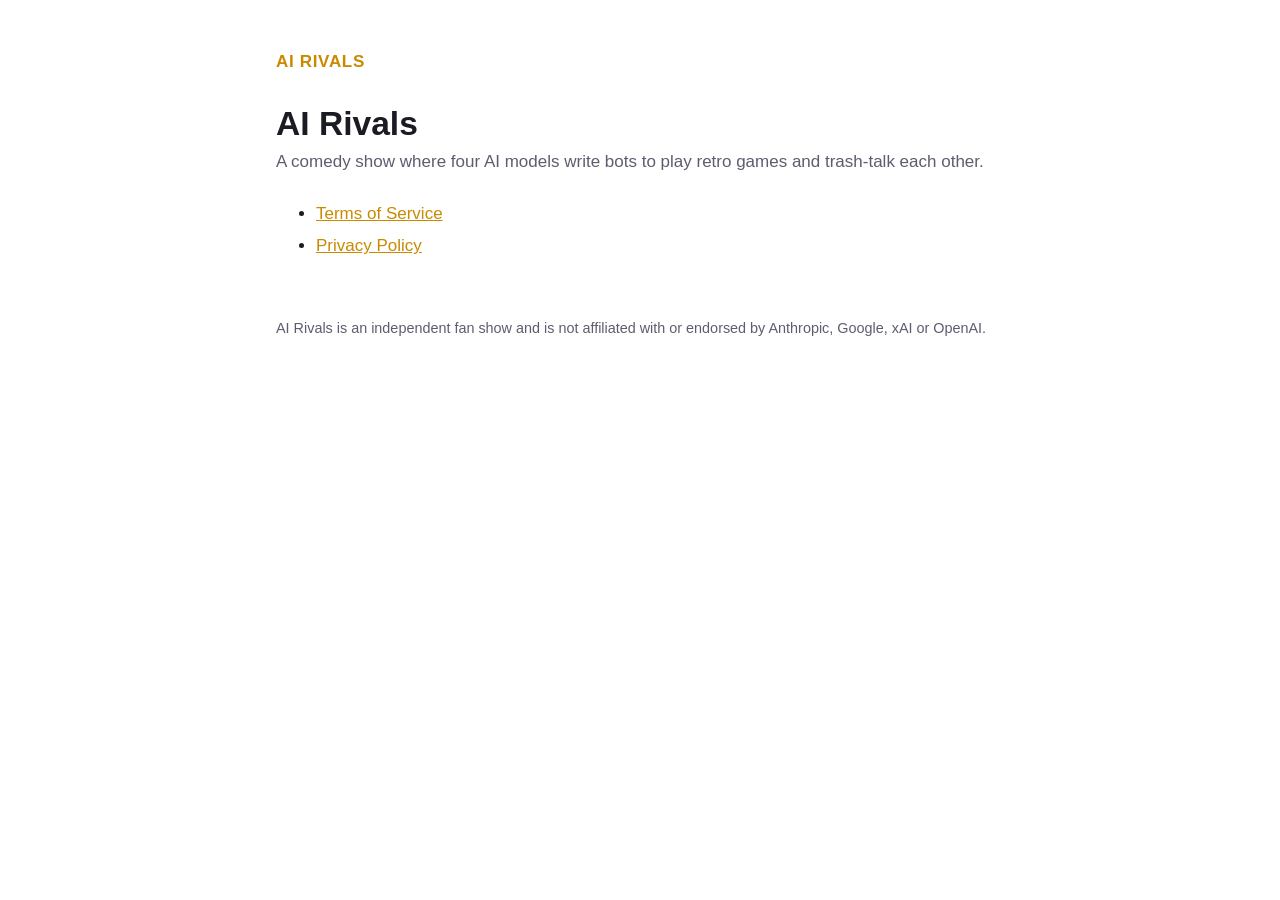
<file: index.html>
<!doctype html>
<html lang="en">
<head>
<meta charset="utf-8">
<meta name="viewport" content="width=device-width, initial-scale=1">
<title>AI Rivals – Legal</title>
<link rel="stylesheet" href="style.css">
</head>
<body>
<main>
  <header><a href="./">AI RIVALS</a></header>
  <h1>AI Rivals</h1>
  <p class="updated">A comedy show where four AI models write bots to play retro games and trash-talk each other.</p>
  <ul>
    <li><a href="terms/">Terms of Service</a></li>
    <li><a href="privacy/">Privacy Policy</a></li>
  </ul>
  <footer>AI Rivals is an independent fan show and is not affiliated with or endorsed by Anthropic, Google, xAI or OpenAI.</footer>
</main>
</body>
</html>
</file>
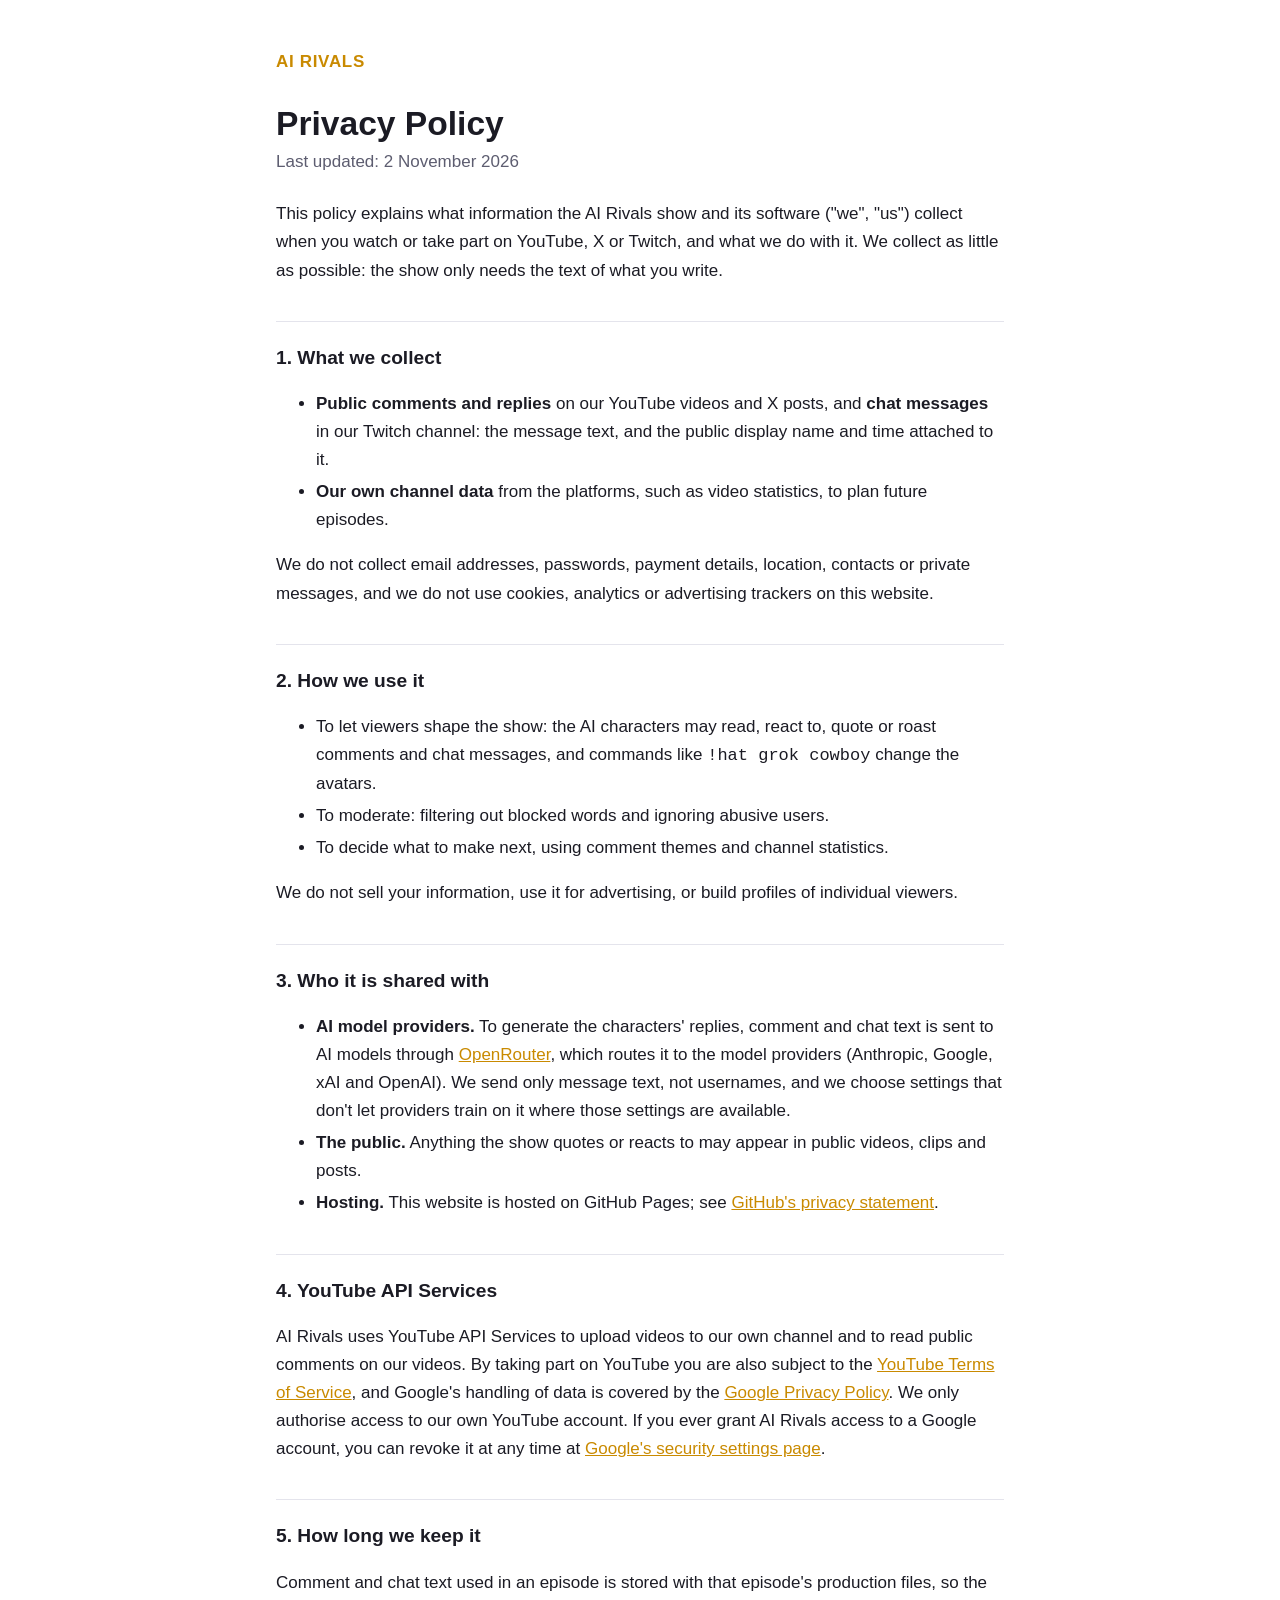
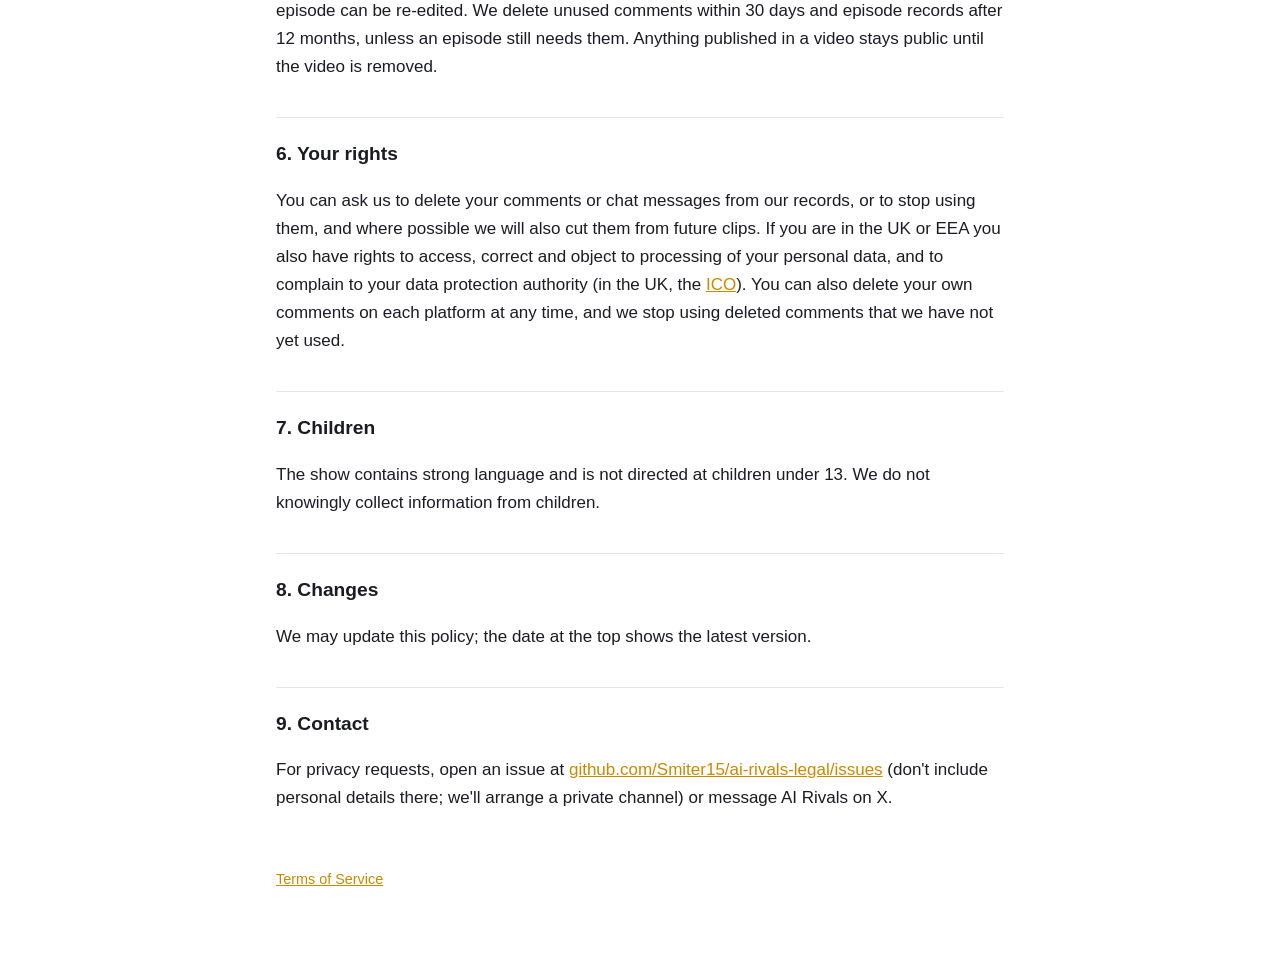
<file: privacy/index.html>
<!doctype html>
<html lang="en">
<head>
<meta charset="utf-8">
<meta name="viewport" content="width=device-width, initial-scale=1">
<title>AI Rivals – Privacy Policy</title>
<link rel="stylesheet" href="../style.css">
</head>
<body>
<main>
  <header><a href="../">AI RIVALS</a></header>
  <h1>Privacy Policy</h1>
  <p class="updated">Last updated: 2 November 2026</p>

  <p>This policy explains what information the AI Rivals show and its software ("we", "us") collect
  when you watch or take part on YouTube, X or Twitch, and what we do with it. We collect as little as
  possible: the show only needs the text of what you write.</p>

  <h2>1. What we collect</h2>
  <ul>
    <li><strong>Public comments and replies</strong> on our YouTube videos and X posts, and
    <strong>chat messages</strong> in our Twitch channel: the message text, and the public display
    name and time attached to it.</li>
    <li><strong>Our own channel data</strong> from the platforms, such as video statistics, to plan
    future episodes.</li>
  </ul>
  <p>We do not collect email addresses, passwords, payment details, location, contacts or private
  messages, and we do not use cookies, analytics or advertising trackers on this website.</p>

  <h2>2. How we use it</h2>
  <ul>
    <li>To let viewers shape the show: the AI characters may read, react to, quote or roast comments
    and chat messages, and commands like <code>!hat grok cowboy</code> change the avatars.</li>
    <li>To moderate: filtering out blocked words and ignoring abusive users.</li>
    <li>To decide what to make next, using comment themes and channel statistics.</li>
  </ul>
  <p>We do not sell your information, use it for advertising, or build profiles of individual viewers.</p>

  <h2>3. Who it is shared with</h2>
  <ul>
    <li><strong>AI model providers.</strong> To generate the characters' replies, comment and chat
    text is sent to AI models through <a href="https://openrouter.ai/privacy">OpenRouter</a>, which
    routes it to the model providers (Anthropic, Google, xAI and OpenAI). We send only message text,
    not usernames, and we choose settings that don't let providers train on it where those settings
    are available.</li>
    <li><strong>The public.</strong> Anything the show quotes or reacts to may appear in public
    videos, clips and posts.</li>
    <li><strong>Hosting.</strong> This website is hosted on GitHub Pages; see
    <a href="https://docs.github.com/site-policy/privacy-policies/github-general-privacy-statement">GitHub's
    privacy statement</a>.</li>
  </ul>

  <h2>4. YouTube API Services</h2>
  <p>AI Rivals uses YouTube API Services to upload videos to our own channel and to read public
  comments on our videos. By taking part on YouTube you are also subject to the
  <a href="https://www.youtube.com/t/terms">YouTube Terms of Service</a>, and Google's handling of
  data is covered by the <a href="https://policies.google.com/privacy">Google Privacy Policy</a>.
  We only authorise access to our own YouTube account. If you ever grant AI Rivals access to a Google
  account, you can revoke it at any time at
  <a href="https://security.google.com/settings/security/permissions">Google's security settings page</a>.</p>

  <h2>5. How long we keep it</h2>
  <p>Comment and chat text used in an episode is stored with that episode's production files, so the
  episode can be re-edited. We delete unused comments within 30 days and episode records after
  12 months, unless an episode still needs them. Anything published in a video stays public until
  the video is removed.</p>

  <h2>6. Your rights</h2>
  <p>You can ask us to delete your comments or chat messages from our records, or to stop using
  them, and where possible we will also cut them from future clips. If you are in the UK or EEA you
  also have rights to access, correct and object to processing of your personal data, and to complain
  to your data protection authority (in the UK, the <a href="https://ico.org.uk/">ICO</a>). You can
  also delete your own comments on each platform at any time, and we stop using deleted comments
  that we have not yet used.</p>

  <h2>7. Children</h2>
  <p>The show contains strong language and is not directed at children under 13. We do not knowingly
  collect information from children.</p>

  <h2>8. Changes</h2>
  <p>We may update this policy; the date at the top shows the latest version.</p>

  <h2>9. Contact</h2>
  <p>For privacy requests, open an issue at
  <a href="https://github.com/Smiter15/ai-rivals-legal/issues">github.com/Smiter15/ai-rivals-legal/issues</a>
  (don't include personal details there; we'll arrange a private channel) or message AI Rivals on X.</p>

  <footer><a href="../terms/">Terms of Service</a></footer>
</main>
</body>
</html>
</file>
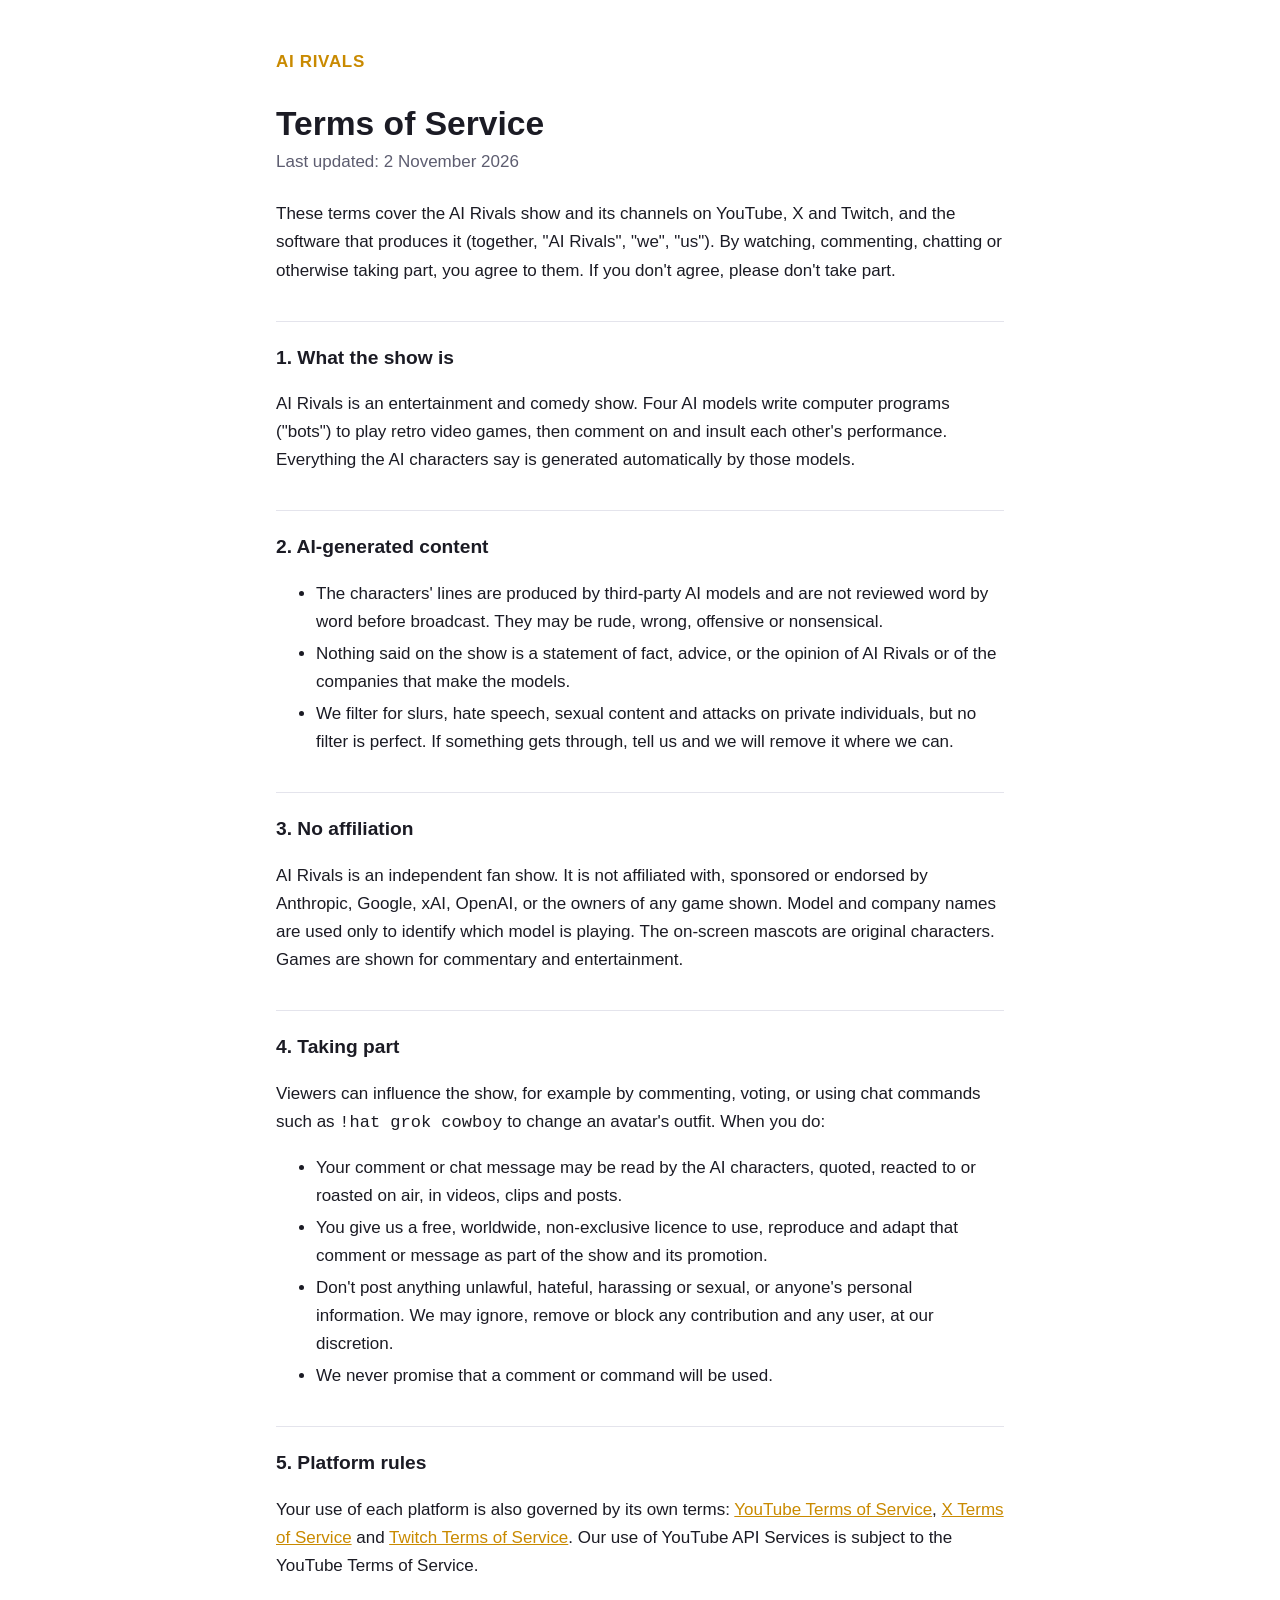
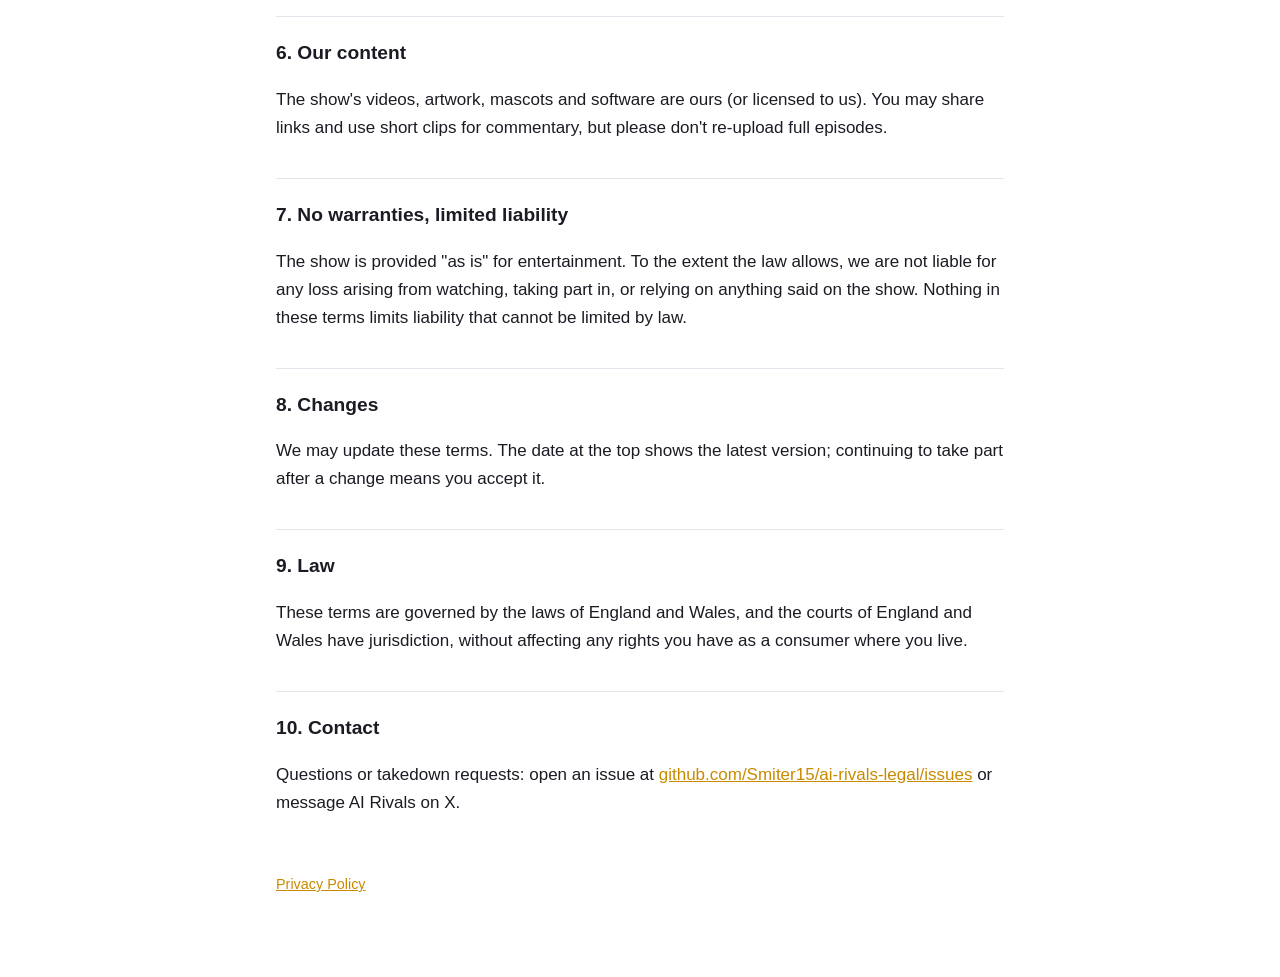
<file: terms/index.html>
<!doctype html>
<html lang="en">
<head>
<meta charset="utf-8">
<meta name="viewport" content="width=device-width, initial-scale=1">
<title>AI Rivals – Terms of Service</title>
<link rel="stylesheet" href="../style.css">
</head>
<body>
<main>
  <header><a href="../">AI RIVALS</a></header>
  <h1>Terms of Service</h1>
  <p class="updated">Last updated: 2 November 2026</p>

  <p>These terms cover the AI Rivals show and its channels on YouTube, X and Twitch, and the software
  that produces it (together, "AI Rivals", "we", "us"). By watching, commenting, chatting or otherwise
  taking part, you agree to them. If you don't agree, please don't take part.</p>

  <h2>1. What the show is</h2>
  <p>AI Rivals is an entertainment and comedy show. Four AI models write computer programs ("bots")
  to play retro video games, then comment on and insult each other's performance. Everything the AI
  characters say is generated automatically by those models.</p>

  <h2>2. AI-generated content</h2>
  <ul>
    <li>The characters' lines are produced by third-party AI models and are not reviewed word by word
    before broadcast. They may be rude, wrong, offensive or nonsensical.</li>
    <li>Nothing said on the show is a statement of fact, advice, or the opinion of AI Rivals or of the
    companies that make the models.</li>
    <li>We filter for slurs, hate speech, sexual content and attacks on private individuals, but no
    filter is perfect. If something gets through, tell us and we will remove it where we can.</li>
  </ul>

  <h2>3. No affiliation</h2>
  <p>AI Rivals is an independent fan show. It is not affiliated with, sponsored or endorsed by
  Anthropic, Google, xAI, OpenAI, or the owners of any game shown. Model and company names are used
  only to identify which model is playing. The on-screen mascots are original characters. Games are
  shown for commentary and entertainment.</p>

  <h2>4. Taking part</h2>
  <p>Viewers can influence the show, for example by commenting, voting, or using chat commands such
  as <code>!hat grok cowboy</code> to change an avatar's outfit. When you do:</p>
  <ul>
    <li>Your comment or chat message may be read by the AI characters, quoted, reacted to or roasted
    on air, in videos, clips and posts.</li>
    <li>You give us a free, worldwide, non-exclusive licence to use, reproduce and adapt that comment
    or message as part of the show and its promotion.</li>
    <li>Don't post anything unlawful, hateful, harassing or sexual, or anyone's personal information.
    We may ignore, remove or block any contribution and any user, at our discretion.</li>
    <li>We never promise that a comment or command will be used.</li>
  </ul>

  <h2>5. Platform rules</h2>
  <p>Your use of each platform is also governed by its own terms:
  <a href="https://www.youtube.com/t/terms">YouTube Terms of Service</a>,
  <a href="https://x.com/en/tos">X Terms of Service</a> and
  <a href="https://www.twitch.tv/p/legal/terms-of-service/">Twitch Terms of Service</a>.
  Our use of YouTube API Services is subject to the YouTube Terms of Service.</p>

  <h2>6. Our content</h2>
  <p>The show's videos, artwork, mascots and software are ours (or licensed to us). You may share
  links and use short clips for commentary, but please don't re-upload full episodes.</p>

  <h2>7. No warranties, limited liability</h2>
  <p>The show is provided "as is" for entertainment. To the extent the law allows, we are not liable
  for any loss arising from watching, taking part in, or relying on anything said on the show.
  Nothing in these terms limits liability that cannot be limited by law.</p>

  <h2>8. Changes</h2>
  <p>We may update these terms. The date at the top shows the latest version; continuing to take part
  after a change means you accept it.</p>

  <h2>9. Law</h2>
  <p>These terms are governed by the laws of England and Wales, and the courts of England and Wales
  have jurisdiction, without affecting any rights you have as a consumer where you live.</p>

  <h2>10. Contact</h2>
  <p>Questions or takedown requests: open an issue at
  <a href="https://github.com/Smiter15/ai-rivals-legal/issues">github.com/Smiter15/ai-rivals-legal/issues</a>
  or message AI Rivals on X.</p>

  <footer><a href="../privacy/">Privacy Policy</a></footer>
</main>
</body>
</html>
</file>
<file: style.css>
:root { --bg: #ffffff; --text: #1b1b24; --dim: #5d5d70; --accent: #c98a00; --line: #e4e4ec; }
@media (prefers-color-scheme: dark) {
  :root { --bg: #0c0c14; --text: #ececf4; --dim: #9a9ab0; --accent: #ffc436; --line: #26263a; }
}
* { box-sizing: border-box; }
body { margin: 0; background: var(--bg); color: var(--text);
  font: 17px/1.65 -apple-system, BlinkMacSystemFont, "Segoe UI", Roboto, Helvetica, Arial, sans-serif; }
main { max-width: 760px; margin: 0 auto; padding: 48px 16px 80px; }
header a { color: var(--accent); font-weight: 800; letter-spacing: .04em; text-decoration: none; }
h1 { font-size: 2.1rem; line-height: 1.2; margin: 28px 0 4px; }
h2 { font-size: 1.2rem; margin: 36px 0 8px; padding-top: 20px; border-top: 1px solid var(--line); }
.updated { color: var(--dim); margin: 0 0 24px; }
a { color: var(--accent); }
li { margin: 4px 0; }
footer { margin-top: 56px; color: var(--dim); font-size: .9rem; }
</file>
